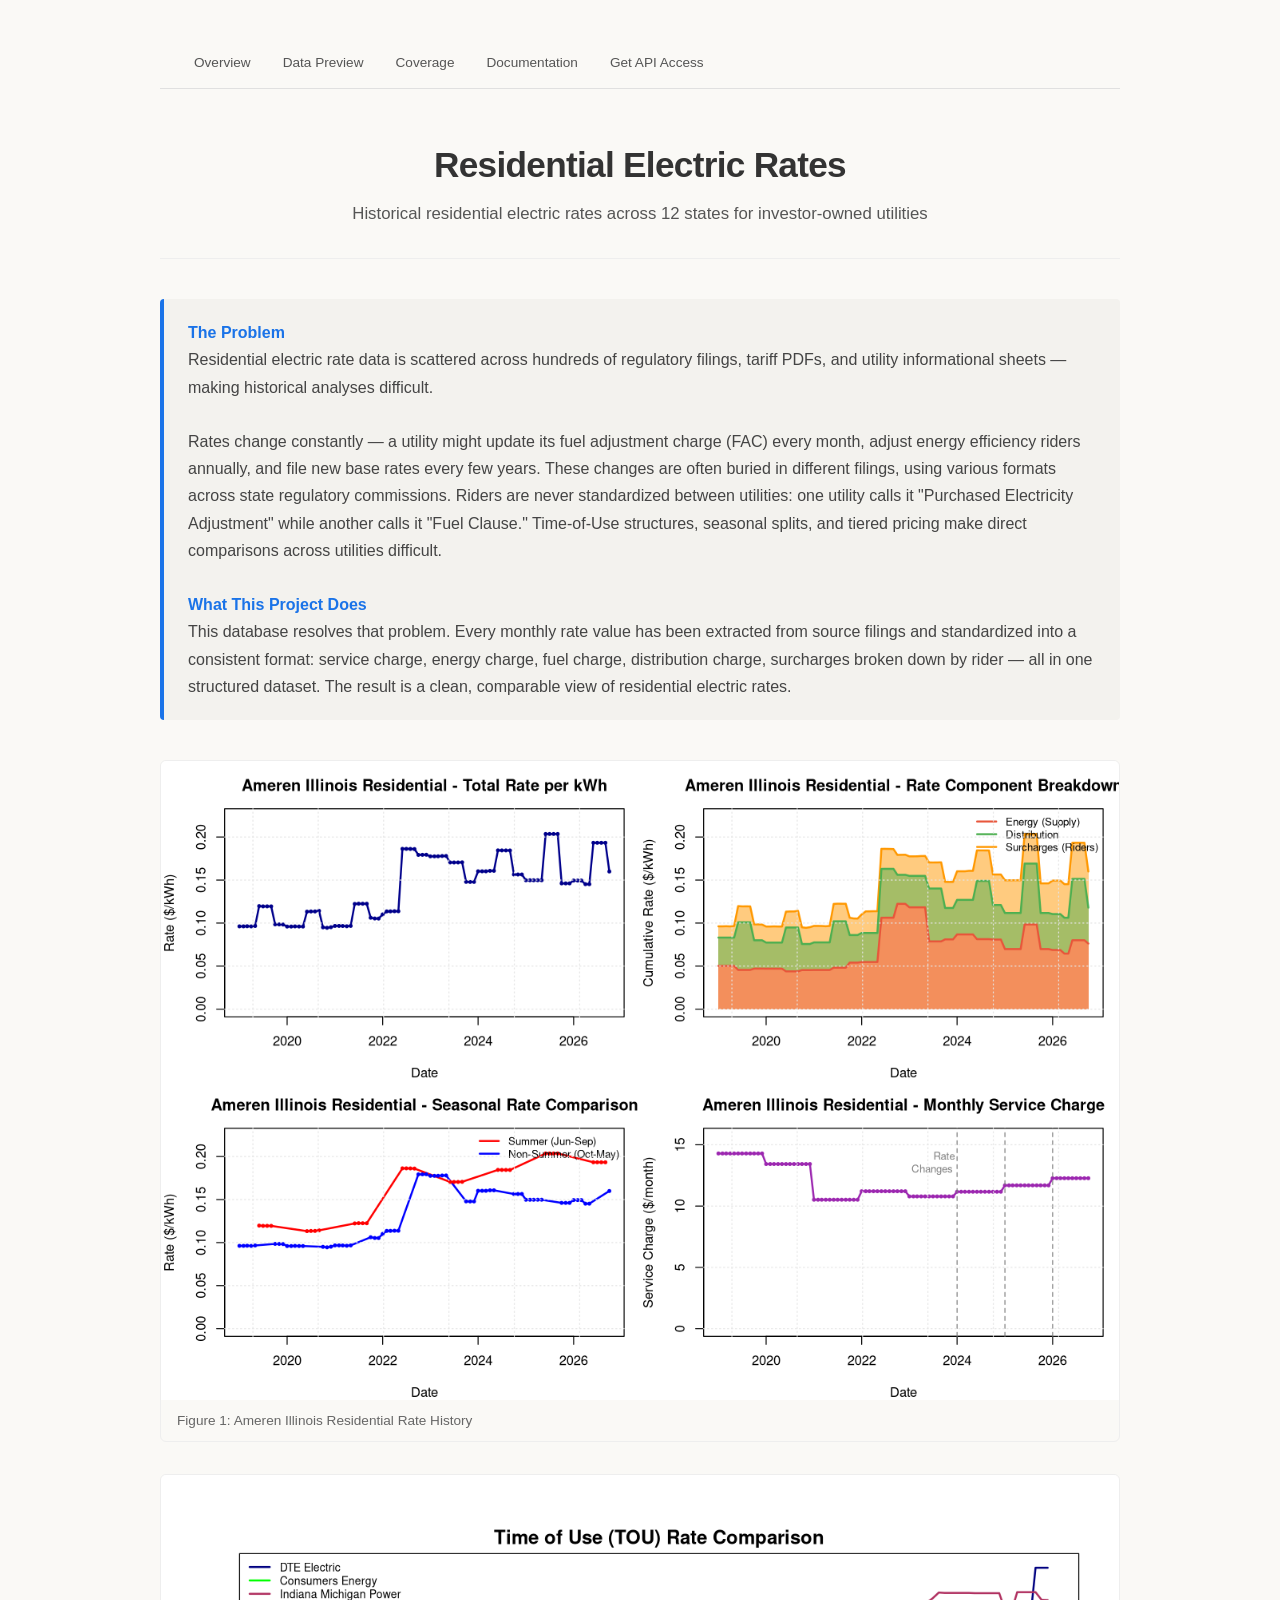
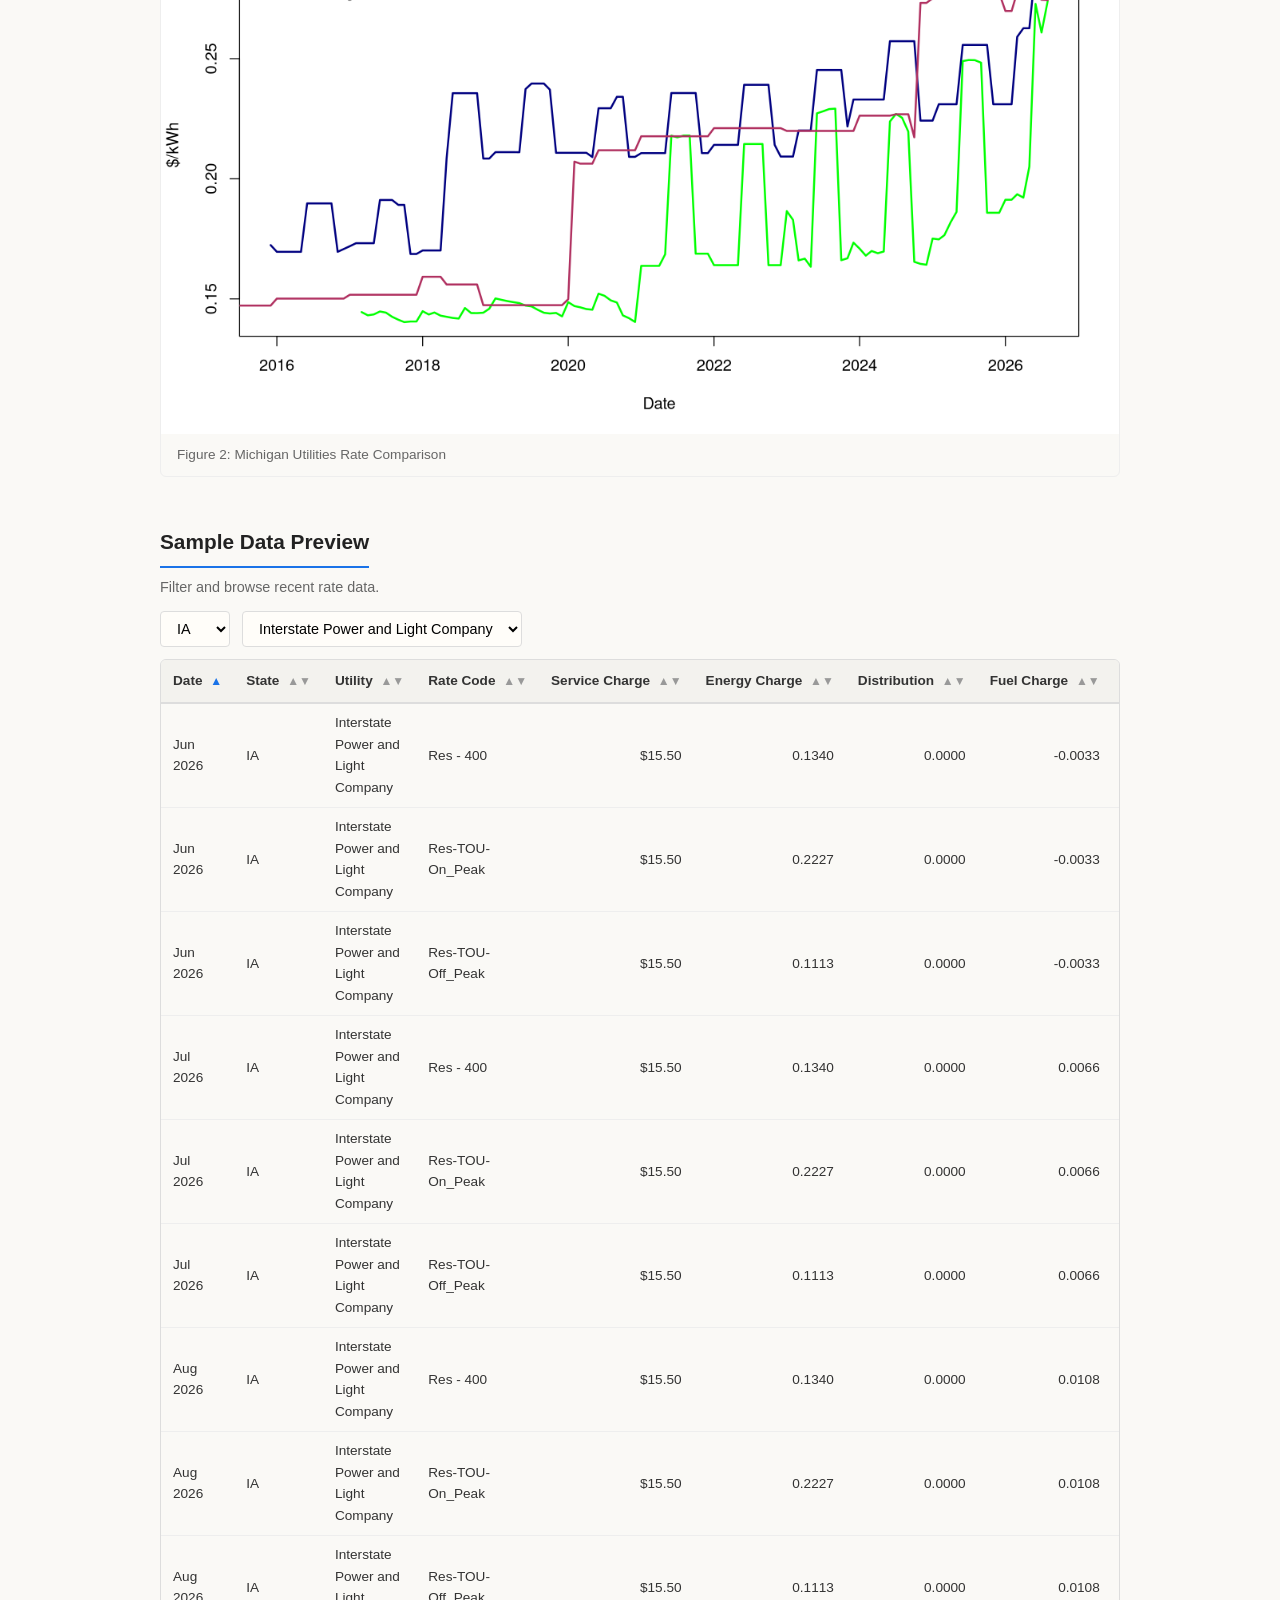
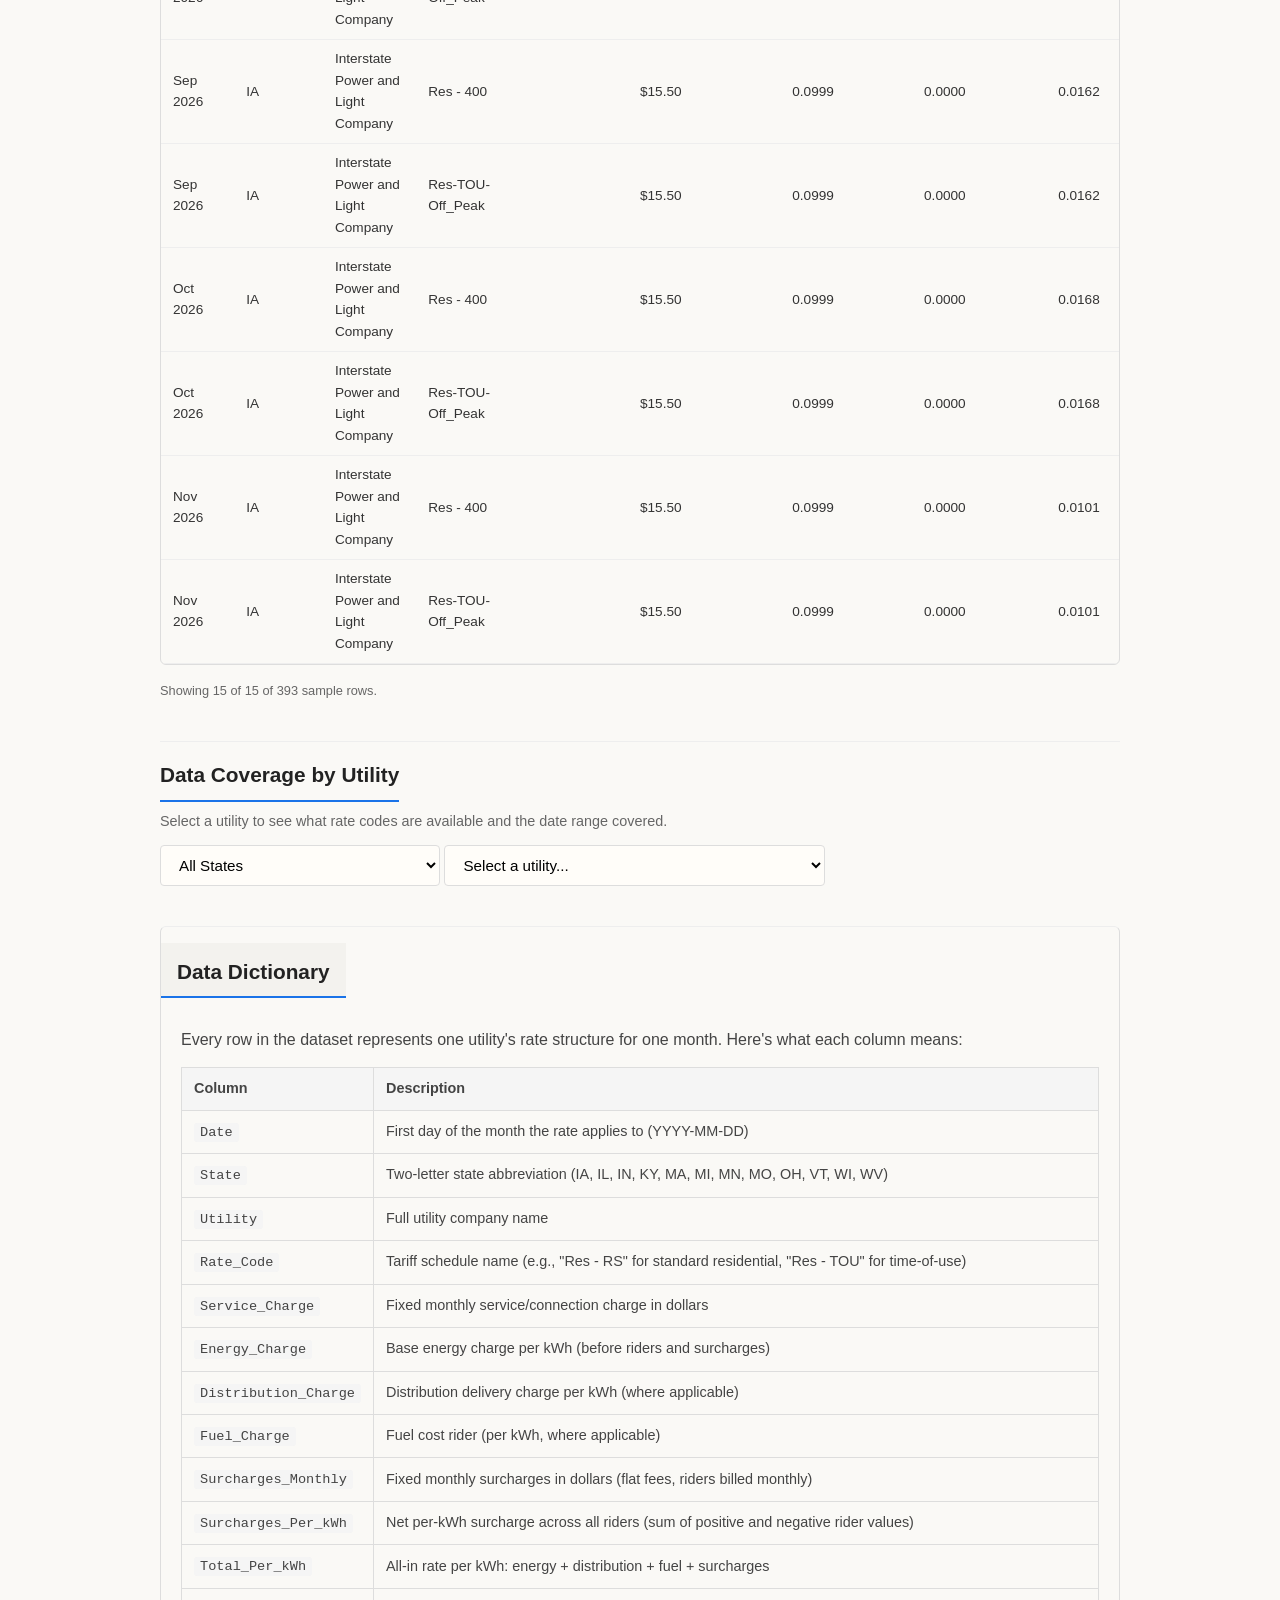
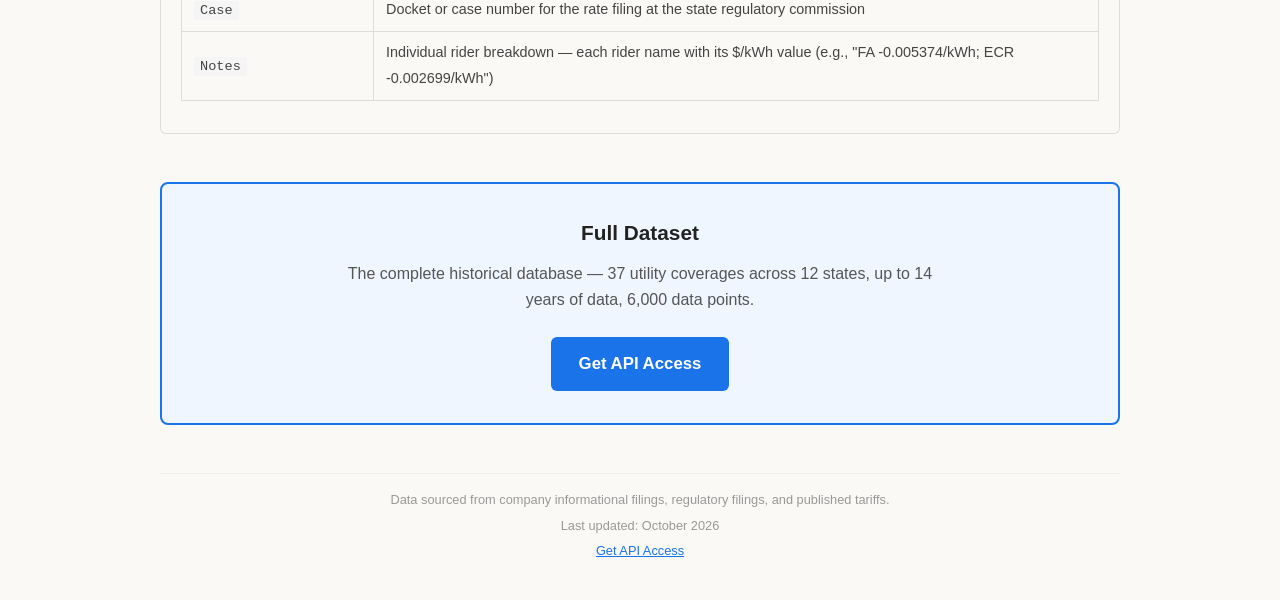
<file: index.html>
<!DOCTYPE html>
<html lang="en">
<head>
  <meta charset="UTF-8">
  <meta name="viewport" content="width=device-width, initial-scale=1.0">
  <title>Residential Electric Rate Data — Iowa, Illinois, Indiana, Kentucky, Massachusetts, Michigan, Minnesota, Missouri, Ohio, Vermont, Wisconsin, West Virginia</title>
  <meta name="description" content="Historical residential electric rate data for 37 utility coverages across Iowa, Illinois, Indiana, Kentucky, Massachusetts, Michigan, Minnesota, Missouri, Ohio, Vermont, Wisconsin, and West Virginia. Monthly data from 2012-2026 covering energy charges, distribution charges, and 50+ rider surcharges.">
  <meta name="keywords" content="electric rates, residential electric rates, Iowa, Illinois, Indiana, Kentucky, Massachusetts, Michigan, Minnesota, Missouri, Ohio, Vermont, Wisconsin, West Virginia, Ameren, ComEd, DTE, Consumers Energy, Duke Energy Ohio, Ohio Edison, Eversource, Green Mountain Power, Kentucky Utilities, Appalachian Power, Minnesota Power, Northern States Power, Otter Tail Power, Ameren Missouri, Evergy, Empire District, MidAmerican Energy, utility rates, energy charges, surcharges, riders">
  <meta name="author" content="Electric Utility Rate Data">
  <meta property="og:title" content="Residential Electric Rate Data">
  <meta property="og:description" content="Historical residential electric rates across 12 states (IA, IL, IN, KY, MA, MI, MN, MO, OH, VT, WI, WV) — 2012 to 2026. 37 utility coverages, 50+ riders tracked.">
  <meta property="og:type" content="website">
  <link rel="stylesheet" href="style.css">
</head>
<body>

<nav>
  <a href="#overview">Overview</a>
  <a href="#data">Data Preview</a>
  <a href="#coverage">Coverage</a>
  <a href="#docs">Documentation</a>
  <a href="#contact">Get API Access</a>
</nav>

<div class="hero">
  <h1>Residential Electric Rates</h1>
  <p class="sub">Historical residential electric rates across 12 states for investor-owned utilities</p>
</div>

<div id="overview">
<div class="problem">
  <strong>The Problem</strong><br>
  Residential electric rate data is scattered across hundreds of regulatory filings, tariff PDFs, and
  utility informational sheets — making historical analyses difficult.<br><br>
  Rates change constantly — a utility might update its fuel adjustment charge (FAC) every month,
  adjust energy efficiency riders annually, and file new base rates every few years.
  These changes are often buried in different filings, using various formats across state
  regulatory commissions. Riders are never standardized between utilities: one utility calls it
  "Purchased Electricity Adjustment" while another calls it "Fuel Clause."
  Time-of-Use structures, seasonal splits, and tiered pricing make direct comparisons
  across utilities difficult.<br><br>
  <strong>What This Project Does</strong><br>
  This database resolves that problem. Every monthly rate value has been extracted from source
  filings and standardized into a consistent format: service charge, energy charge, fuel charge, distribution
  charge, surcharges broken down by rider — all in one structured dataset.
  The result is a clean, comparable view of residential electric rates.
</div>

<!-- Charts -->
<div class="chart">
  <img src="GitHub_Graphs/Ameren_IL_Rates.png" alt="Ameren Illinois Rate History">
  <p>Figure 1: Ameren Illinois Residential Rate History</p>
</div>

<div class="chart">
  <img src="GitHub_Graphs/MI_Comparison.png" alt="Michigan Utilities Comparison">
  <p>Figure 2: Michigan Utilities Rate Comparison</p>
</div>
</div>

<!-- Sample Data Preview -->
<div id="data" class="section">
  <h2>Sample Data Preview</h2>
  <p class="section-desc">Filter and browse recent rate data.</p>

  <div class="table-controls">
    <select id="filterState" aria-label="Filter by State">
    </select>
    <select id="filterUtility" aria-label="Filter by Utility">
    </select>
  </div>

  <div class="table-wrapper">
    <table id="sampleTable">
      <thead>
        <tr>
          <th data-col="Date" data-type="text">Date <span class="sort-arrow"></span></th>
          <th data-col="State" data-type="text">State <span class="sort-arrow"></span></th>
          <th data-col="Utility" data-type="text">Utility <span class="sort-arrow"></span></th>
          <th data-col="Rate_Code" data-type="text">Rate Code <span class="sort-arrow"></span></th>
          <th data-col="Service_Charge" data-type="num">Service Charge <span class="sort-arrow"></span></th>
          <th data-col="Energy_Charge" data-type="num">Energy Charge <span class="sort-arrow"></span></th>
          <th data-col="Distribution_Charge" data-type="num">Distribution <span class="sort-arrow"></span></th>
          <th data-col="Fuel_Charge" data-type="num">Fuel Charge <span class="sort-arrow"></span></th>
          <th data-col="Surcharges_Per_kWh" data-type="num">Surcharges $/kWh <span class="sort-arrow"></span></th>
          <th data-col="Total_Per_kWh" data-type="num">Total $/kWh <span class="sort-arrow"></span></th>
        </tr>
      </thead>
      <tbody id="sampleBody"></tbody>
    </table>
  </div>
  <div class="table-note">Showing <span id="rowCount">0</span> of <span id="totalRows">0</span> sample rows.</div>
</div>

<!-- Data Coverage Explorer -->
<div id="coverage" class="section">
  <h2>Data Coverage by Utility</h2>
  <p class="section-desc">Select a utility to see what rate codes are available and the date range covered.</p>
  <select id="coverageState" class="coverage-select" aria-label="Filter utilities by State">
    <option value="">All States</option>
  </select>
  <select id="coverageSelect" class="coverage-select" aria-label="Select a Utility">
    <option value="">Select a utility...</option>
  </select>
  <div id="coverageResult" class="coverage-result" style="display:none;"></div>
</div>

<!-- Data Documentation -->
<div id="docs" class="section data-docs">
  <h2>Data Dictionary</h2>
  <div class="content">
    <p>Every row in the dataset represents one utility's rate structure for one month. Here's what each column means:</p>
    <table>
      <tr><th>Column</th><th>Description</th></tr>
      <tr><td><code>Date</code></td><td>First day of the month the rate applies to (YYYY-MM-DD)</td></tr>
      <tr><td><code>State</code></td><td>Two-letter state abbreviation (IA, IL, IN, KY, MA, MI, MN, MO, OH, VT, WI, WV)</td></tr>
      <tr><td><code>Utility</code></td><td>Full utility company name</td></tr>
      <tr><td><code>Rate_Code</code></td><td>Tariff schedule name (e.g., "Res - RS" for standard residential, "Res - TOU" for time-of-use)</td></tr>
      <tr><td><code>Service_Charge</code></td><td>Fixed monthly service/connection charge in dollars</td></tr>
      <tr><td><code>Energy_Charge</code></td><td>Base energy charge per kWh (before riders and surcharges)</td></tr>
      <tr><td><code>Distribution_Charge</code></td><td>Distribution delivery charge per kWh (where applicable)</td></tr>
      <tr><td><code>Fuel_Charge</code></td><td>Fuel cost rider (per kWh, where applicable)</td></tr>
      <tr><td><code>Surcharges_Monthly</code></td><td>Fixed monthly surcharges in dollars (flat fees, riders billed monthly)</td></tr>
      <tr><td><code>Surcharges_Per_kWh</code></td><td>Net per-kWh surcharge across all riders (sum of positive and negative rider values)</td></tr>
      <tr><td><code>Total_Per_kWh</code></td><td>All-in rate per kWh: energy + distribution + fuel + surcharges</td></tr>
      <tr><td><code>Case</code></td><td>Docket or case number for the rate filing at the state regulatory commission</td></tr>
      <tr><td><code>Notes</code></td><td>Individual rider breakdown — each rider name with its $/kWh value (e.g., "FA -0.005374/kWh; ECR -0.002699/kWh")</td></tr>
    </table>

  </div>
</div>

<!-- Get API Access CTA -->
<div id="contact" class="cta-box">
  <h2>Full Dataset</h2>
  <p>The complete historical database — 37 utility coverages across 12 states, up to 14 years of data, 6,000 data points.</p>
  <a href="https://rapidapi.com/erkramer/api/electric-utility-rates2" class="contact-btn">Get API Access</a>
</div>

<footer>
  <p>Data sourced from company informational filings, regulatory filings, and published tariffs.</p>
  <p>Last updated: October 2026</p>
  <p><a href="https://rapidapi.com/erkramer/api/electric-utility-rates2" style="color:var(--primary);">Get API Access</a></p>
</footer>

<script src="app.js"></script>
</body>
</html>
</file>
<file: style.css>
/* CSS Variables */
:root {
  --primary: #1a73e8;
  --primary-dark: #1557b0;
  --primary-light: #f0f6ff;
  --bg: #faf9f6;
  --bg-alt: #f3f2ee;
  --bg-hover: #f0f0f0;
  --bg-table-hover: #f5f4f1;
  --text: #333;
  --text-muted: #555;
  --text-light: #666;
  --text-lighter: #999;
  --border: #ddd;
  --border-light: #eee;
  --border-med: #e0e0e0;
  --focus: #1a73e8;
  --shadow: 0 1px 3px rgba(0,0,0,0.08);
}

/* Reset & Base */
* { margin: 0; padding: 0; box-sizing: border-box; }
html { scroll-behavior: smooth; }
body {
  font-family: -apple-system, BlinkMacSystemFont, 'Segoe UI', sans-serif;
  max-width: 1000px;
  margin: 0 auto;
  padding: 40px 20px;
  color: var(--text);
  background: var(--bg);
  line-height: 1.6;
}

/* Typography */
h1 { font-size: 2.2rem; letter-spacing: -0.02em; margin-bottom: 0.5rem; }
h2 { margin-bottom: 0.5rem; font-size: 1.3rem; color: #222; }
h3 { margin-bottom: 0.25rem; font-size: 1.1rem; }
.sub { color: var(--text-muted); font-size: 1.05rem; max-width: 600px; margin: 0 auto; line-height: 1.5; }

/* Stats */
.stats { display: flex; gap: 16px; flex-wrap: wrap; margin-bottom: 2.5rem; }
.stat {
  border: 1px solid var(--border); border-radius: 6px;
  padding: 16px 24px; text-align: center; flex: 1; min-width: 120px;
}
.stat .n { font-size: 1.8rem; font-weight: bold; color: var(--primary); }
.stat .l { color: var(--text-light); font-size: 0.85rem; }

/* Charts */
.chart {
  margin-bottom: 2rem;
  border: 1px solid var(--border-light);
  border-radius: 6px;
  overflow: hidden;
}
.chart h2 { margin: 0; padding: 12px 16px; font-size: 1rem; background: var(--bg-alt); border-bottom: 1px solid var(--border-light); }
.chart img { width: 100%; display: block; }
.chart p { margin: 0; padding: 10px 16px; color: var(--text-light); font-size: 0.85rem; }

/* Problem Box */
.problem {
  background: var(--bg-alt);
  border-left: 4px solid var(--primary);
  border-radius: 4px;
  padding: 20px 24px;
  margin-bottom: 2.5rem;
  line-height: 1.7;
  color: #444;
}
.problem strong { color: var(--primary); }

/* Buttons */
.contact-btn {
  background: var(--primary);
  color: #fff;
  padding: 14px 28px;
  text-decoration: none;
  border-radius: 6px;
  font-size: 1.05rem;
  font-weight: 600;
  display: inline-block;
  transition: background 0.2s;
}
.contact-btn:hover { background: var(--primary-dark); }

.download-btn {
  background: #fffdf9;
  color: var(--primary);
  padding: 10px 20px;
  text-decoration: none;
  border: 2px solid var(--primary);
  border-radius: 6px;
  font-size: 0.95rem;
  font-weight: 600;
  display: inline-block;
  transition: all 0.2s;
  cursor: pointer;
}
.download-btn:hover { background: var(--primary); color: #fff; }

/* Table Controls */
.table-controls {
  display: flex; gap: 12px; flex-wrap: wrap;
  margin-bottom: 12px;
}
.table-controls select {
  padding: 8px 12px;
  border: 1px solid var(--border);
  border-radius: 4px;
  font-size: 0.9rem;
  background: #fffdf9;
}
.table-wrapper {
  overflow-x: auto;
  border: 1px solid var(--border);
  border-radius: 6px;
  margin-bottom: 1rem;
}
#sampleTable {
  width: 100%;
  border-collapse: collapse;
  font-size: 0.85rem;
}
#sampleTable th {
  background: var(--bg-alt);
  padding: 10px 12px;
  text-align: left;
  border-bottom: 2px solid var(--border);
  font-weight: 600;
  position: sticky;
  top: 0;
  cursor: pointer;
  user-select: none;
  white-space: nowrap;
}
#sampleTable th:hover { background: var(--bg-hover); }
#sampleTable th .sort-arrow { color: var(--text-lighter); margin-left: 4px; font-size: 0.75rem; }
#sampleTable td {
  padding: 8px 12px;
  border-bottom: 1px solid var(--border-light);
}
#sampleTable tr:hover td { background: var(--bg-table-hover); }
.table-note {
  color: var(--text-light);
  font-size: 0.8rem;
  margin-bottom: 1.5rem;
}

/* Numeric Columns */
#sampleTable th[data-type="num"],
#sampleTable td:nth-child(5),
#sampleTable td:nth-child(6),
#sampleTable td:nth-child(7),
#sampleTable td:nth-child(8) {
  text-align: right;
  font-variant-numeric: tabular-nums;
}

/* Data Docs */
.data-docs {
  border: 1px solid var(--border);
  border-radius: 6px;
  overflow: hidden;
}
.data-docs h2 {
  margin: 0; padding: 12px 16px; font-size: 1rem;
  background: var(--bg-alt); border-bottom: 1px solid var(--border);
}
.data-docs .content { padding: 20px; line-height: 1.8; color: #444; }
.data-docs table {
  width: 100%;
  border-collapse: collapse;
  margin: 12px 0;
  font-size: 0.9rem;
}
.data-docs table th {
  background: #f5f5f5;
  padding: 8px 12px;
  text-align: left;
  border: 1px solid var(--border);
  font-weight: 600;
}
.data-docs table td {
  padding: 8px 12px;
  border: 1px solid var(--border);
}
.data-docs code {
  background: #f5f5f5;
  padding: 2px 6px;
  border-radius: 3px;
  font-size: 0.85rem;
}

/* CTA Box */
.cta-box {
  background: var(--primary-light);
  border: 2px solid var(--primary);
  border-radius: 8px;
  padding: 32px;
  text-align: center;
  margin: 3rem 0;
}
.cta-box h2 { margin-bottom: 0.75rem; }
.cta-box p { color: #555; margin-bottom: 1.5rem; line-height: 1.6; max-width: 600px; margin-left: auto; margin-right: auto; }
.cta-features {
  display: flex;
  gap: 24px;
  justify-content: center;
  flex-wrap: wrap;
  margin-bottom: 1.5rem;
  color: #444;
  font-size: 0.95rem;
}
.cta-features span { display: flex; align-items: center; gap: 6px; }

/* Coverage Section */
.coverage-select {
  padding: 10px 14px;
  border: 1px solid var(--border);
  border-radius: 4px;
  font-size: 0.95rem;
  background: #fffdf9;
  min-width: 280px;
}
.coverage-result {
  margin-top: 1rem;
  border: 1px solid var(--border);
  border-radius: 6px;
  overflow: hidden;
}
.coverage-result h3 {
  margin: 0; padding: 12px 16px; font-size: 0.95rem;
  background: var(--bg-alt); border-bottom: 1px solid var(--border-light);
}
.coverage-result .rc-list { padding: 12px 16px; }
.coverage-result .rc-item {
  display: flex; justify-content: space-between; align-items: center;
  padding: 8px 0; border-bottom: 1px solid var(--bg-hover);
}
.coverage-result .rc-item:last-child { border-bottom: none; }
.coverage-result .rc-name { font-weight: 600; font-size: 0.9rem; }
.coverage-result .rc-dates { color: var(--text-light); font-size: 0.85rem; }
.coverage-result .rc-dates .span-years { color: var(--primary); font-weight: 600; margin-left: 6px; }
.coverage-placeholder { padding: 24px 16px; color: var(--text-lighter); text-align: center; font-size: 0.9rem; }

/* Nav Bar */
nav {
  position: sticky;
  top: 0;
  z-index: 100;
  background: var(--bg);
  border-bottom: 1px solid var(--border-med);
  padding: 0 20px;
  display: flex;
  gap: 4px;
  overflow-x: auto;
  -webkit-overflow-scrolling: touch;
}
nav a {
  padding: 12px 14px;
  text-decoration: none;
  color: var(--text-muted);
  font-size: 0.85rem;
  font-weight: 500;
  white-space: nowrap;
  border-bottom: 2px solid transparent;
  transition: color 0.15s, border-color 0.15s;
}
nav a:hover { color: var(--primary); }
nav a.active { color: var(--primary); border-bottom-color: var(--primary); }

/* Hero */
.hero {
  text-align: center;
  padding: 3rem 1rem 2rem;
  border-bottom: 1px solid var(--border-light);
  margin-bottom: 2.5rem;
}

/* Sections */
.rider-list { margin: 8px 0 8px 20px; line-height: 1.8; }
.section { margin-bottom: 2.5rem; padding-top: 1rem; scroll-margin-top: 70px; }
.section + .section { border-top: 1px solid var(--border-light); }
.section h2 {
  margin-bottom: 0.5rem;
  font-size: 1.3rem;
  color: #222;
  padding-bottom: 8px;
  border-bottom: 2px solid var(--primary);
  display: inline-block;
}
.section-desc { color: var(--text-light); margin-bottom: 12px; font-size: 0.9rem; }
.docs-subtitle { margin-top: 1.5rem; }

footer {
  margin-top: 3rem;
  color: var(--text-lighter);
  font-size: 0.8rem;
  text-align: center;
  border-top: 1px solid var(--border-light);
  padding-top: 1rem;
}
footer p { margin-bottom: 0.3rem; }

/* Print */
@media print {
  nav { display: none; }
  .hero { padding: 1rem 0; }
  .contact-btn, .download-btn { display: none; }
  .cta-box { border: 1px solid #ccc; }
  .section { break-inside: avoid; }
  .chart { break-inside: avoid; }
  body { padding: 20px; max-width: 100%; }
}
</file>
